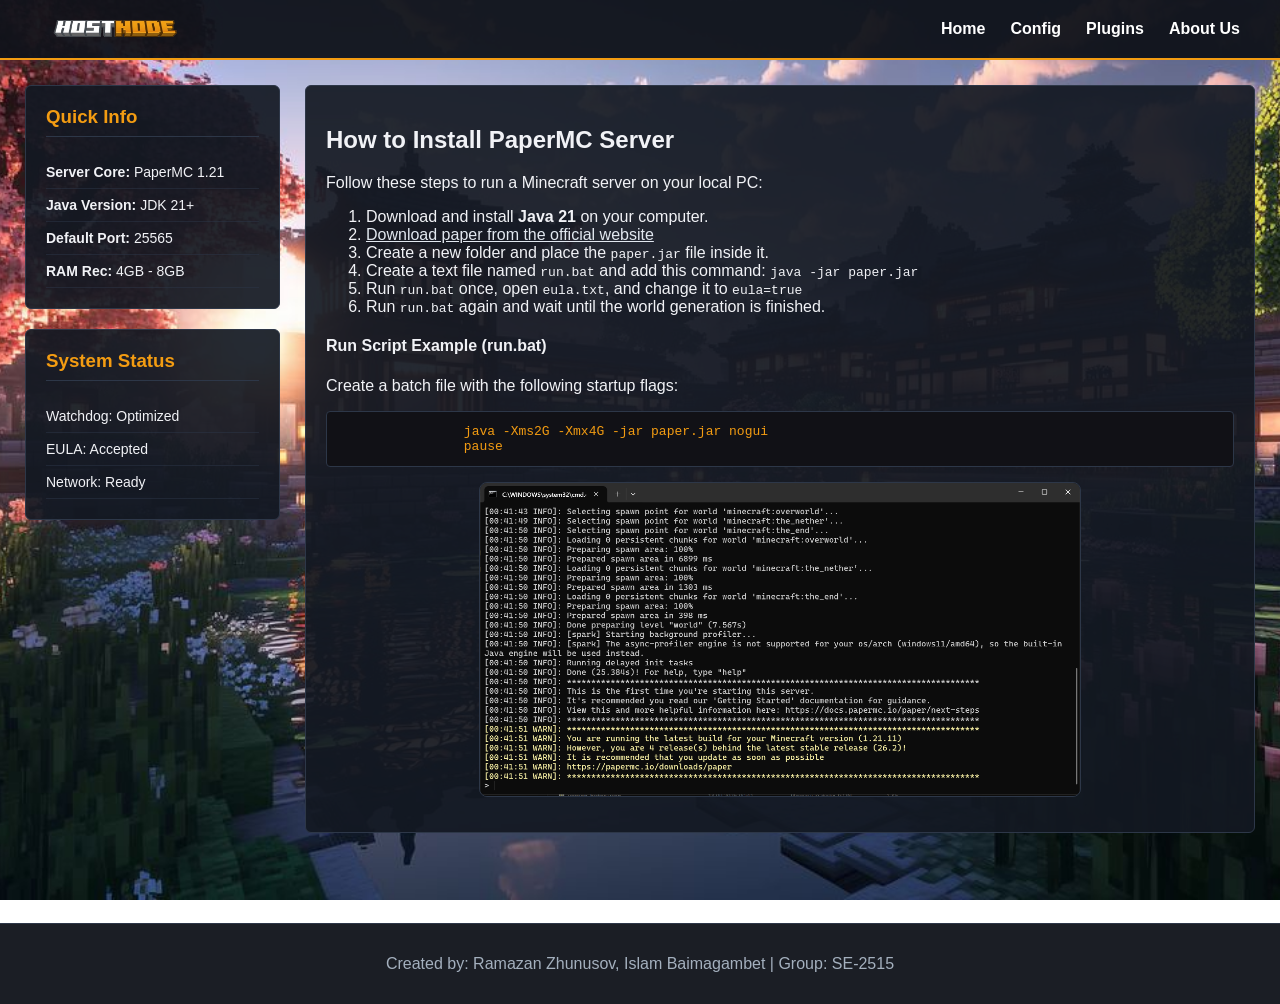
<file: index.html>
<!DOCTYPE html>
<html lang="en">
<head>
    <meta charset="UTF-8">
    <meta name="viewport" content="width=device-width, initial-scale=1.0">
    <title>Server Setup - Minecraft Guide</title>
    <link rel="stylesheet" href="css/style.css">
</head>
<body>

    <div class="grid-container">
        <header class="site-header grid-header">
            <a href="index.html" class="logo">
                <img src="images/logo2.png" alt="HostNode Logo" style="width: 150px; height: 28px; vertical-align: middle; margin-right: 8px;">
            </a>
            <nav class="nav-links">
                <a href="index.html">Home</a>
                <a href="config.html">Config</a>
                <a href="plugins.html">Plugins</a>
                <a href="about.html">About Us</a>
            </nav>
        </header>
        <aside class="grid-sidebar">
            <div class="sidebar-box">
                <h3>Quick Info</h3>
                <ul>
                    <li><strong>Server Core:</strong> PaperMC 1.21</li>
                    <li><strong>Java Version:</strong> JDK 21+</li>
                    <li><strong>Default Port:</strong> 25565</li>
                    <li><strong>RAM Rec:</strong> 4GB - 8GB</li>
                </ul>
            </div>
            <div class="sidebar-box">
                <h3>System Status</h3>
                <ul>
                    <li>Watchdog: Optimized</li>
                    <li>EULA: Accepted</li>
                    <li>Network: Ready</li>
                </ul>
            </div>
        </aside>
        <main class="grid-main">
            <div class="card">
                <h2>How to Install PaperMC Server</h2>
                <p>Follow these steps to run a Minecraft server on your local PC:</p>
                
                <ol>
                    <li>Download and install <strong>Java 21</strong> on your computer.</li>
                    <li><a id="download-link" href="https://papermc.io/downloads/paper" target="_blank">Download paper from the official website</a></li>
                    <li>Create a new folder and place the <code>paper.jar</code> file inside it.</li>
                    <li>Create a text file named <code>run.bat</code> and add this command: <code>java -jar paper.jar</code></li>
                    <li>Run <code>run.bat</code> once, open <code>eula.txt</code>, and change it to <code>eula=true</code></li>
                    <li>Run <code>run.bat</code> again and wait until the world generation is finished.</li>
                </ol>

                <h4>Run Script Example (run.bat)</h4>
                <p>Create a batch file with the following startup flags:</p>
                <pre style="background: #111116; padding: 12px; border-radius: 4px; border: 1px solid #2d3748; color: #f39c12;">
                <code>java -Xms2G -Xmx4G -jar paper.jar nogui
                pause</code></pre>

                <img class="site-img" src="images/console.png" alt="Minecraft server console running successfully">
            </div>
        </main>

        <!-- Footer (Grid Area: footer) -->
        <footer class="grid-footer">
            <p>Created by: Ramazan Zhunusov, Islam Baimagambet | Group: SE-2515</p>
        </footer>
    </div>

</body>
</html>
</file>
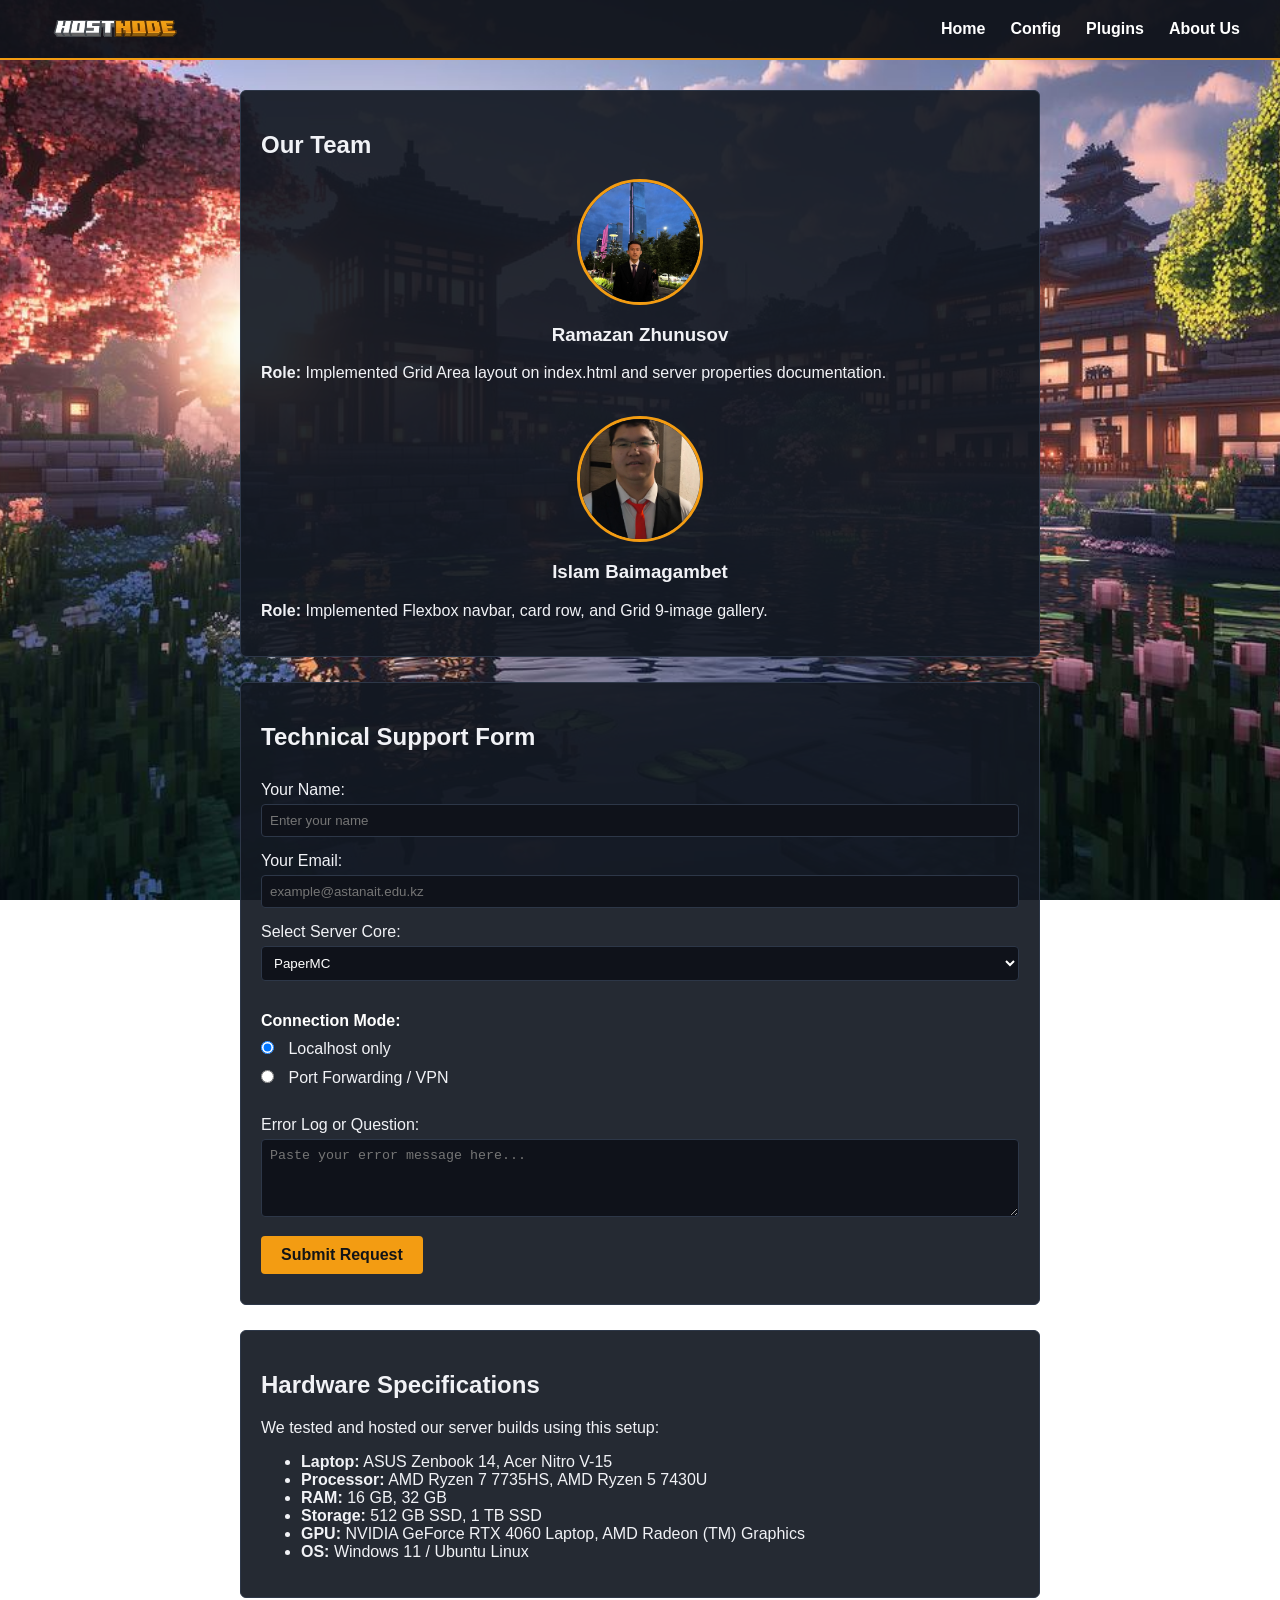
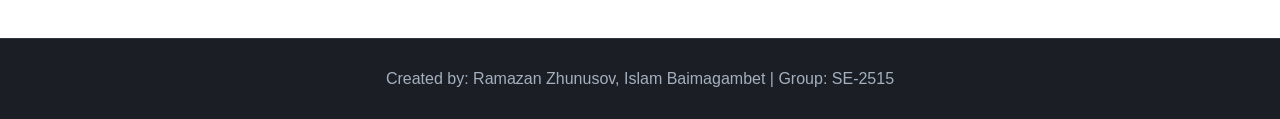
<file: about.html>
<!DOCTYPE html>
<html lang="en">
<head>
    <meta charset="UTF-8">
    <meta name="viewport" content="width=device-width, initial-scale=1.0">
    <title>About Authors & Help - Minecraft Guide</title>
    <link rel="stylesheet" href="css/style.css">
</head>
<body>

    <!-- Header (Task 1: Flexbox) -->
    <header class="site-header">
        <a href="index.html" class="logo">
            <img src="images/logo2.png" alt="HostNode Logo" style="width: 150px; height: 28px; vertical-align: middle; margin-right: 8px;">
        </a>
        <nav class="nav-links">
            <a href="index.html">Home</a>
            <a href="config.html">Config</a>
            <a href="plugins.html">Plugins</a>
            <a href="about.html">About Us</a>
        </nav>
    </header>

    <main>
        <div class="card">
            <h2>Our Team</h2>
            
            <img class="avatar" src="images/author1.jpg" alt="Photo of Ramazan Zhunusov">
            <h3 class="center-text">Ramazan Zhunusov</h3>
            <p><strong>Role:</strong> Implemented Grid Area layout on index.html and server properties documentation.</p>
            <br>

            <img class="avatar" src="images/author2.jpeg" alt="Photo of Islam Baimagambet">
            <h3 class="center-text">Islam Baimagambet</h3>
            <p><strong>Role:</strong> Implemented Flexbox navbar, card row, and Grid 9-image gallery.</p>
        </div>
        <div class="card">
            <h2>Technical Support Form</h2>
            <form id="server-form" action="#" method="post">
                <label for="name">Your Name:</label>
                <input type="text" id="name" name="name" placeholder="Enter your name" required>

                <label for="email">Your Email:</label>
                <input type="email" id="email" name="email" placeholder="example@astanait.edu.kz" required>

                <label for="core">Select Server Core:</label>
                <select id="core" name="core">
                    <option value="paper">PaperMC</option>
                    <option value="spigot">Spigot</option>
                    <option value="purpur">Purpur</option>
                </select>

                <p>Connection Mode:</p>
                <input type="radio" id="local" name="network" value="local" checked>
                <label for="local">Localhost only</label><br>
                <input type="radio" id="public" name="network" value="public">
                <label for="public">Port Forwarding / VPN</label><br><br>

                <label for="msg">Error Log or Question:</label>
                <textarea id="msg" name="message" rows="4" placeholder="Paste your error message here..." required></textarea>

                <button type="submit" class="submit-btn">Submit Request</button>
            </form>
        </div>
        <div class="card">
            <h2>Hardware Specifications</h2>
            <p>We tested and hosted our server builds using this setup:</p>
            <ul>
                <li><strong>Laptop:</strong> ASUS Zenbook 14, Acer Nitro V-15</li>
                <li><strong>Processor:</strong> AMD Ryzen 7 7735HS, AMD Ryzen 5 7430U</li>
                <li><strong>RAM:</strong> 16 GB, 32 GB</li>
                <li><strong>Storage:</strong> 512 GB SSD, 1 TB SSD</li>
                <li><strong>GPU:</strong> NVIDIA GeForce RTX 4060 Laptop, AMD Radeon (TM) Graphics</li>
                <li><strong>OS:</strong> Windows 11 / Ubuntu Linux</li>
            </ul>
        </div>
    </main>

    <footer>
        <p>Created by: Ramazan Zhunusov, Islam Baimagambet | Group: SE-2515</p>
    </footer>

</body>
</html>
</file>
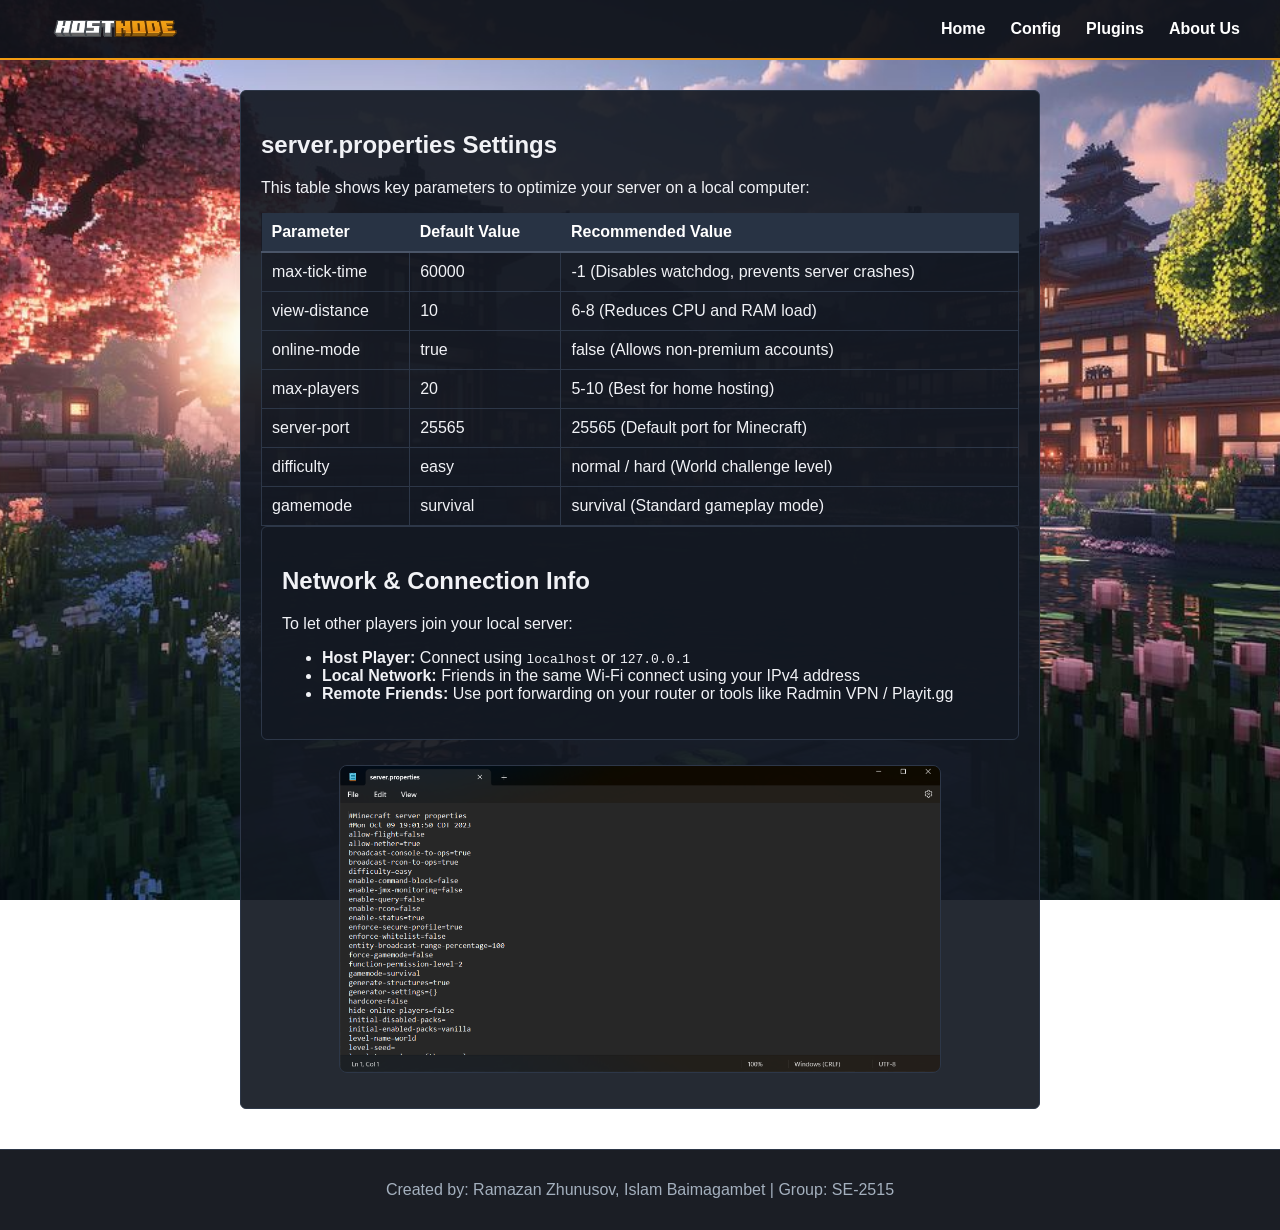
<file: config.html>
<!DOCTYPE html>
<html lang="en">
<head>
    <meta charset="UTF-8">
    <meta name="viewport" content="width=device-width, initial-scale=1.0">
    <title>Server Configuration - Minecraft Guide</title>
    <link rel="stylesheet" href="css/style.css">
</head>
<body>
    <header class="site-header">
        <a href="index.html" class="logo">
            <img src="images/logo2.png" alt="HostNode Logo" style="width: 150px; height: 28px; vertical-align: middle; margin-right: 8px;">
        </a>
        <nav class="nav-links">
            <a href="index.html">Home</a>
            <a href="config.html">Config</a>
            <a href="plugins.html">Plugins</a>
            <a href="about.html">About Us</a>
        </nav>
    </header>

    <main>
        <div class="card">
            <h2>server.properties Settings</h2>
            <p>This table shows key parameters to optimize your server on a local computer:</p>

            <table id="data-table">
                <tr>
                    <th>Parameter</th>
                    <th>Default Value</th>
                    <th>Recommended Value</th>
                </tr>
                <tr>
                    <td>max-tick-time</td>
                    <td>60000</td>
                    <td>-1 (Disables watchdog, prevents server crashes)</td>
                </tr>
                <tr>
                    <td>view-distance</td>
                    <td>10</td>
                    <td>6-8 (Reduces CPU and RAM load)</td>
                </tr>
                <tr>
                    <td>online-mode</td>
                    <td>true</td>
                    <td>false (Allows non-premium accounts)</td>
                </tr>
                <tr>
                    <td>max-players</td>
                    <td>20</td>
                    <td>5-10 (Best for home hosting)</td>
                </tr>
                <tr>
                    <td>server-port</td>
                    <td>25565</td>
                    <td>25565 (Default port for Minecraft)</td>
                </tr>
                <tr>
                    <td>difficulty</td>
                    <td>easy</td>
                    <td>normal / hard (World challenge level)</td>
                </tr>
                <tr>
                    <td>gamemode</td>
                    <td>survival</td>
                    <td>survival (Standard gameplay mode)</td>
                </tr>
            </table>
            <div class="card">
                <h2>Network & Connection Info</h2>
                <p>To let other players join your local server:</p>
                <ul>
                    <li><strong>Host Player:</strong> Connect using <code>localhost</code> or <code>127.0.0.1</code></li>
                    <li><strong>Local Network:</strong> Friends in the same Wi-Fi connect using your IPv4 address</li>
                    <li><strong>Remote Friends:</strong> Use port forwarding on your router or tools like Radmin VPN / Playit.gg</li>
                </ul>
            </div>  

            <img class="site-img" src="images/server-dir.png" alt="Server folder structure showing configuration files">
        </div>
    </main>

    <footer>
        <p>Created by: Ramazan Zhunusov, Islam Baimagambet | Group: SE-2515</p>
    </footer>

</body>
</html>
</file>
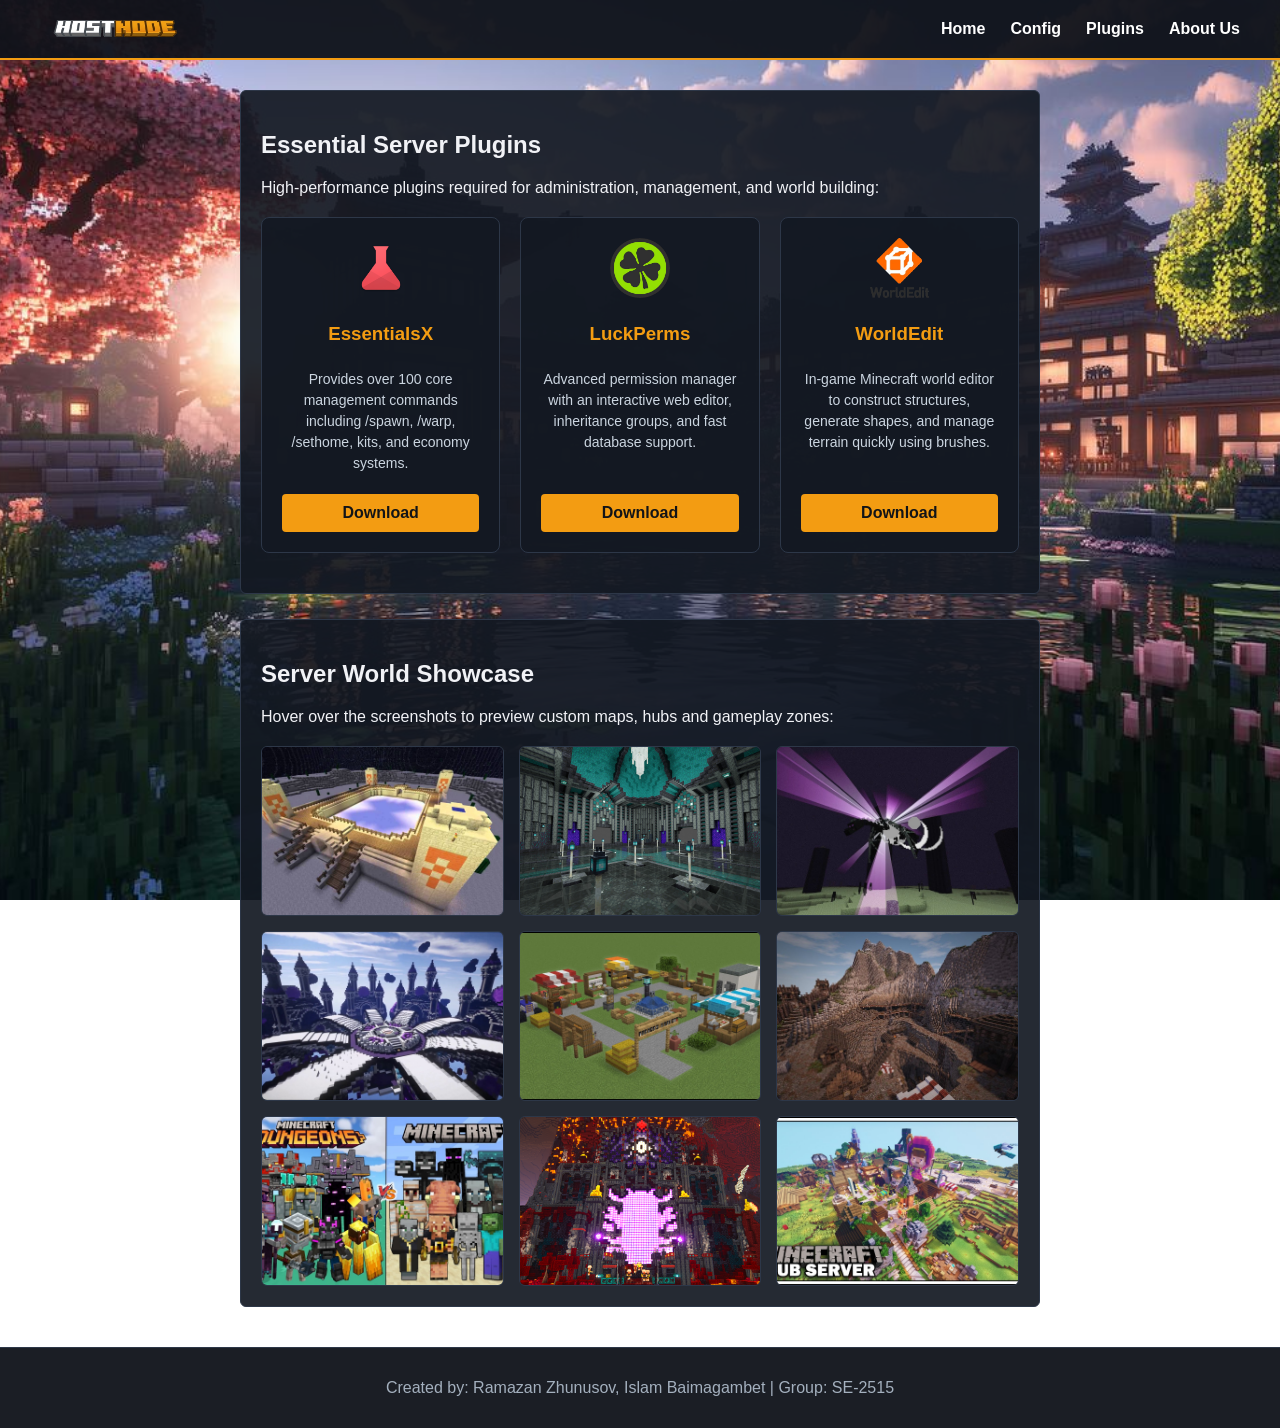
<file: plugins.html>
<!DOCTYPE html>
<html lang="en">
<head>
    <meta charset="UTF-8">
    <meta name="viewport" content="width=device-width, initial-scale=1.0">
    <title>Plugins - Minecraft Guide</title>
    <link rel="stylesheet" href="css/style.css">
</head>
<body>
    <header class="site-header">
        <a href="index.html" class="logo">
            <img src="images/logo2.png" alt="HostNode Logo" style="width: 150px; height: 28px; vertical-align: middle; margin-right: 8px;">
        </a>
        <nav class="nav-links">
            <a href="index.html">Home</a>
            <a href="config.html">Config</a>
            <a href="plugins.html">Plugins</a>
            <a href="about.html">About Us</a>
        </nav>
    </header>

    <main>
        <div class="card">
            <h2>Essential Server Plugins</h2>
            <p>High-performance plugins required for administration, management, and world building:</p>
            <div class="card-row">
                <div class="flex-card">
                    <img class="card-img" src="images/essentials.png" alt="EssentialsX icon">
                    <h3>EssentialsX</h3>
                    <p>Provides over 100 core management commands including /spawn, /warp, /sethome, kits, and economy systems.</p>
                    <a href="https://essentialsx.net/" target="_blank" class="card-btn">Download</a>
                </div>

                <div class="flex-card">
                    <img class="card-img" src="images/luckperms.png" alt="LuckPerms icon">
                    <h3>LuckPerms</h3>
                    <p>Advanced permission manager with an interactive web editor, inheritance groups, and fast database support.</p>
                    <a href="https://luckperms.net/" target="_blank" class="card-btn">Download</a>
                </div>

                <div class="flex-card">
                    <img class="card-img" src="images/worldedit.png" alt="WorldEdit icon">
                    <h3>WorldEdit</h3>
                    <p>In-game Minecraft world editor to construct structures, generate shapes, and manage terrain quickly using brushes.</p>
                    <a href="https://enginehub.org/worldedit/" target="_blank" class="card-btn">Download</a>
                </div>
            </div>
        </div>

        <div class="card">
            <h2>Server World Showcase</h2>
            <p>Hover over the screenshots to preview custom maps, hubs and gameplay zones:</p>
            
            <div class="gallery-grid">
                <div class="gallery-item">
                    <img src="images/gallery-1.jpg" alt="Gladiator PvP Arena">
                    <div class="gallery-overlay">Gladiator PvP Arena</div>
                </div>
                <div class="gallery-item">
                    <img src="images/gallery-2.jpg" alt="Nether Hub">
                    <div class="gallery-overlay">Nether Hub</div>
                </div>
                <div class="gallery-item">
                    <img src="images/gallery-3.jpg" alt="The End">
                    <div class="gallery-overlay">The End</div>
                </div>
                <div class="gallery-item">
                    <img src="images/gallery-4.jpg" alt="Main Spawn & Hub">
                    <div class="gallery-overlay">Main Spawn & Hub</div>
                </div>
                <div class="gallery-item">
                    <img src="images/gallery-5.jpg" alt="Player Trade Market">
                    <div class="gallery-overlay">Player Trade Market</div>
                </div>
                <div class="gallery-item">
                    <img src="images/gallery-6.jpg" alt="Mining Quarry Area">
                    <div class="gallery-overlay">Mining Quarry Area</div>
                </div>
                <div class="gallery-item">
                    <img src="images/gallery-7.jpg" alt="Custom Mob Dungeon">
                    <div class="gallery-overlay">Custom Mob Dungeon</div>
                </div>
                <div class="gallery-item">
                    <img src="images/gallery-8.png" alt="Interdimensional Portal">
                    <div class="gallery-overlay">Interdimensional Portal</div>
                </div>
                <div class="gallery-item">
                    <img src="images/gallery-9.jpg" alt="Player SMP District">
                    <div class="gallery-overlay">Player SMP District</div>
                </div>
            </div>
        </div>
    </main>

    <footer>
        <p>Created by: Ramazan Zhunusov, Islam Baimagambet | Group: SE-2515</p>
    </footer>

</body>
</html>
</file>
<file: css/style.css>
.site-header {
    display: flex;
    justify-content: space-between;
    align-items: center;
    background-color: rgba(15, 18, 26, 0.95);
    border-bottom: 2px solid #f39c12;
    padding: 15px 40px;
}

.site-header .logo {
    color: #f39c12;
    font-size: 22px;
    font-weight: bold;
    text-decoration: none;
    letter-spacing: 1px;
}

.site-header .nav-links {
    display: flex;
    align-items: center;
    gap: 25px; 
}

.site-header .nav-links a {
    color: #ffffff;
    text-decoration: none;
    font-weight: bold;
    transition: color 0.2s ease;
}

.site-header .nav-links a:hover {
    color: #f39c12;
    text-decoration: underline;
}

.card-row {
    display: flex;
    gap: 20px;
    align-items: stretch; 
    margin: 20px 0;
}

.flex-card {
    flex: 1;
    display: flex;
    flex-direction: column;
    background-color: rgba(19, 24, 34, 0.92);
    border: 1px solid #2d3748;
    border-radius: 8px;
    padding: 20px;
    text-align: center;
    transition: transform 0.3s ease, box-shadow 0.3s ease;
}

.flex-card:hover {
    transform: translateY(-8px); /* Lift effect on hover */
    box-shadow: 0 10px 20px rgba(243, 156, 18, 0.25);
}

.flex-card .card-img {
    width: 60px;
    height: 60px;
    margin: 0 auto 15px auto;
    object-fit: contain;
}

.flex-card h3 {
    color: #f39c12;
    margin: 10px 0;
}

.flex-card p {
    flex-grow: 1; 
    color: #cbd5e0;
    font-size: 14px;
    line-height: 1.5;
    margin-bottom: 20px;
}

.card-btn {
    display: inline-block;
    background-color: #f39c12;
    color: #121417;
    padding: 10px 15px;
    border-radius: 4px;
    text-decoration: none;
    font-weight: bold;
    transition: background-color 0.2s ease;
}

.card-btn:hover {
    background-color: #e67e22;
}
.grid-container {
    display: grid;
    min-height: 100vh;
    grid-template-columns: 280px 1fr;
    grid-template-rows: auto 1fr auto;
    grid-template-areas:
        "header header"
        "sidebar main"
        "footer footer";
    gap: 25px;
}

.grid-header {
    grid-area: header;
}

.grid-sidebar {
    grid-area: sidebar;
    margin-left: 25px;
}

.grid-main {
    grid-area: main;
    margin-right: 25px;
}

.grid-footer {
    grid-area: footer;
}

.sidebar-box {
    background-color: rgba(19, 24, 34, 0.92);
    border: 1px solid #2d3748;
    border-radius: 6px;
    padding: 20px;
    margin-bottom: 20px;
}

.sidebar-box h3 {
    color: #f39c12;
    margin-top: 0;
    border-bottom: 1px solid #2d3748;
    padding-bottom: 8px;
}

.sidebar-box ul {
    list-style: none;
    padding: 0;
    margin: 0;
}

.sidebar-box ul li {
    padding: 8px 0;
    border-bottom: 1px solid rgba(45, 55, 72, 0.5);
    font-size: 14px;
}
.gallery-grid {
    display: grid;
    grid-template-columns: repeat(3, 1fr);
    grid-auto-rows: 170px;
    gap: 15px;
    margin-top: 20px;
}

.gallery-item {
    position: relative;
    overflow: hidden;
    border-radius: 6px;
    border: 1px solid #2d3748;
}

.gallery-item img {
    width: 100%;
    height: 100%;
    object-fit: cover;
    display: block;
    transition: transform 0.3s ease;
}

.gallery-overlay {
    position: absolute;
    inset: 0;
    background-color: rgba(15, 18, 26, 0.85);
    color: #f39c12;
    display: flex;
    align-items: center;
    justify-content: center;
    text-align: center;
    font-weight: bold;
    padding: 10px;
    opacity: 0;
    transition: opacity 0.3s ease;
}

.gallery-item:hover img {
    transform: scale(1.08);
}

.gallery-item:hover .gallery-overlay {
    opacity: 1; /* Caption appears on hover */
}
body {
    background-image: url('../images/fon.png');
    background-size: cover;
    background-position: center;
    background-repeat: no-repeat;
    background-attachment: fixed;
    color: #f1f2f6;
    font-family: Arial, sans-serif;
    margin: 0;
    padding: 0;
}

main:not(.grid-main) {
    width: 800px;
    margin: 30px auto;
}

footer {
    background-color: rgba(15, 18, 26, 0.95);
    border-top: 1px solid #2d3748;
    text-align: center;
    padding: 15px;
    margin-top: 40px;
    color: #a4b0be;
}

table {
    width: 100%;
    border-collapse: collapse;
    margin-top: 15px;
    background-color: rgba(19, 24, 34, 0.6);
}

.card {
    background-color: rgba(19, 24, 34, 0.92);
    border: 1px solid #2d3748;
    border-radius: 6px;
    padding: 20px;
    margin-bottom: 25px;
}

.avatar {
    width: 120px;
    height: 120px;
    border-radius: 50%;
    border: 3px solid #f39c12;
    display: block;
    margin: 0 auto 10px auto;
    object-fit: cover;
}

.center-text {
    text-align: center;
}

.site-img {
    width: 100%;
    max-width: 600px;
    display: block;
    margin: 15px auto;
    border-radius: 8px;
    border: 1px solid #2d3748;
}

.submit-btn {
    background-color: #f39c12;
    color: #121417;
    padding: 10px 20px;
    border: none;
    border-radius: 4px;
    cursor: pointer;
    font-size: 16px;
    font-weight: bold;
    transition: background-color 0.2s ease;
}

.submit-btn:hover {
    background-color: #e67e22;
}

#data-table th {
    background-color: #283344;
    color: #ffffff;
    padding: 10px;
    text-align: left;
    border-bottom: 2px solid #4a5568;
}

#server-form {
    padding: 10px 0;
}

#download-link {
    color: #e2e8f0;
    text-decoration: underline;
    transition: color 0.2s ease;
}

#download-link:hover {
    color: #f39c12;
}

table td {
    padding: 10px;
    border: 1px solid #2d3748;
}

#server-form input,
#server-form select,
#server-form textarea {
    width: 100%;
    padding: 8px;
    margin-top: 5px;
    margin-bottom: 15px;
    box-sizing: border-box;
    background-color: #0f121a;
    border: 1px solid #2d3748;
    color: #ffffff;
    border-radius: 4px;
}

#server-form input[type="radio"] {
    width: auto;
    display: inline-block;
    margin: 0 10px 15px 0;
}

#server-form p {
    color: #ffffff;
    font-weight: bold;
    margin-bottom: 10px;
}

#server-form input:focus,
#server-form select:focus,
#server-form textarea:focus {
    outline: none;
    border-color: #f39c12;
}
</file>
